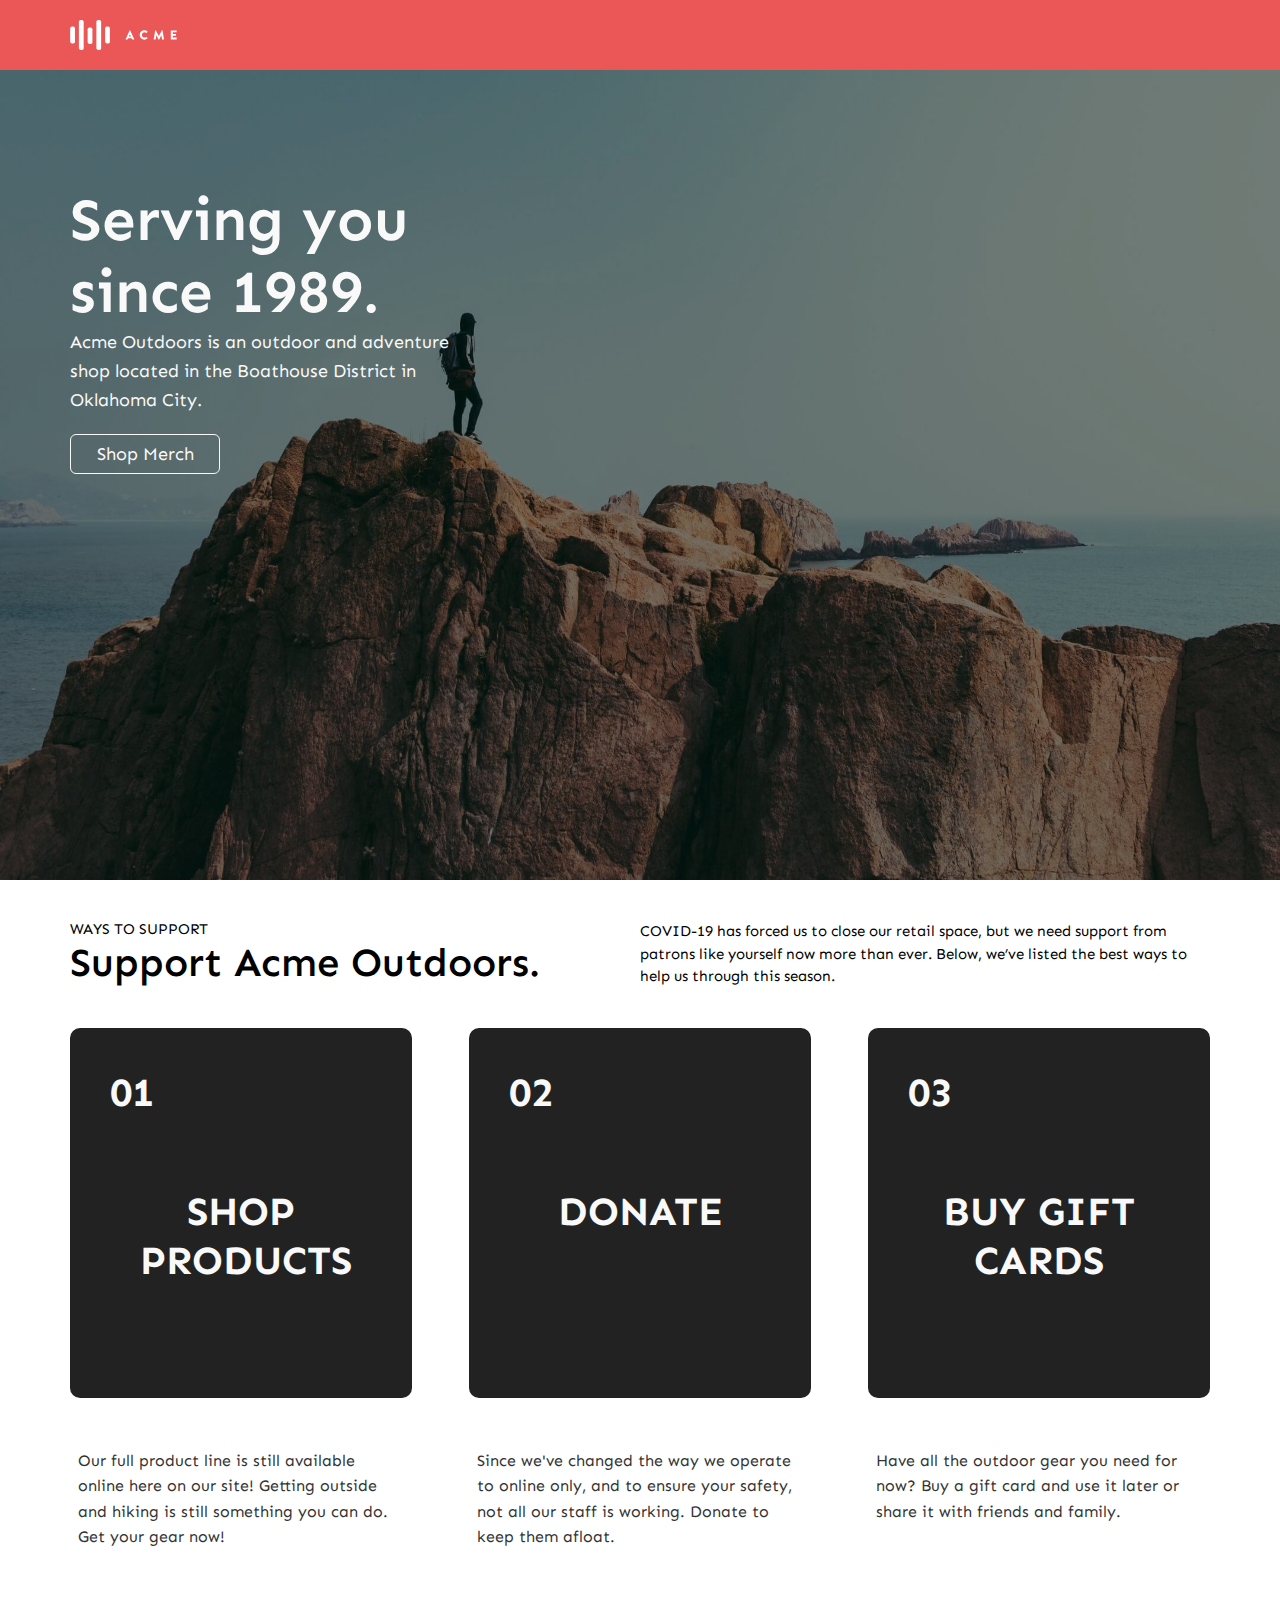
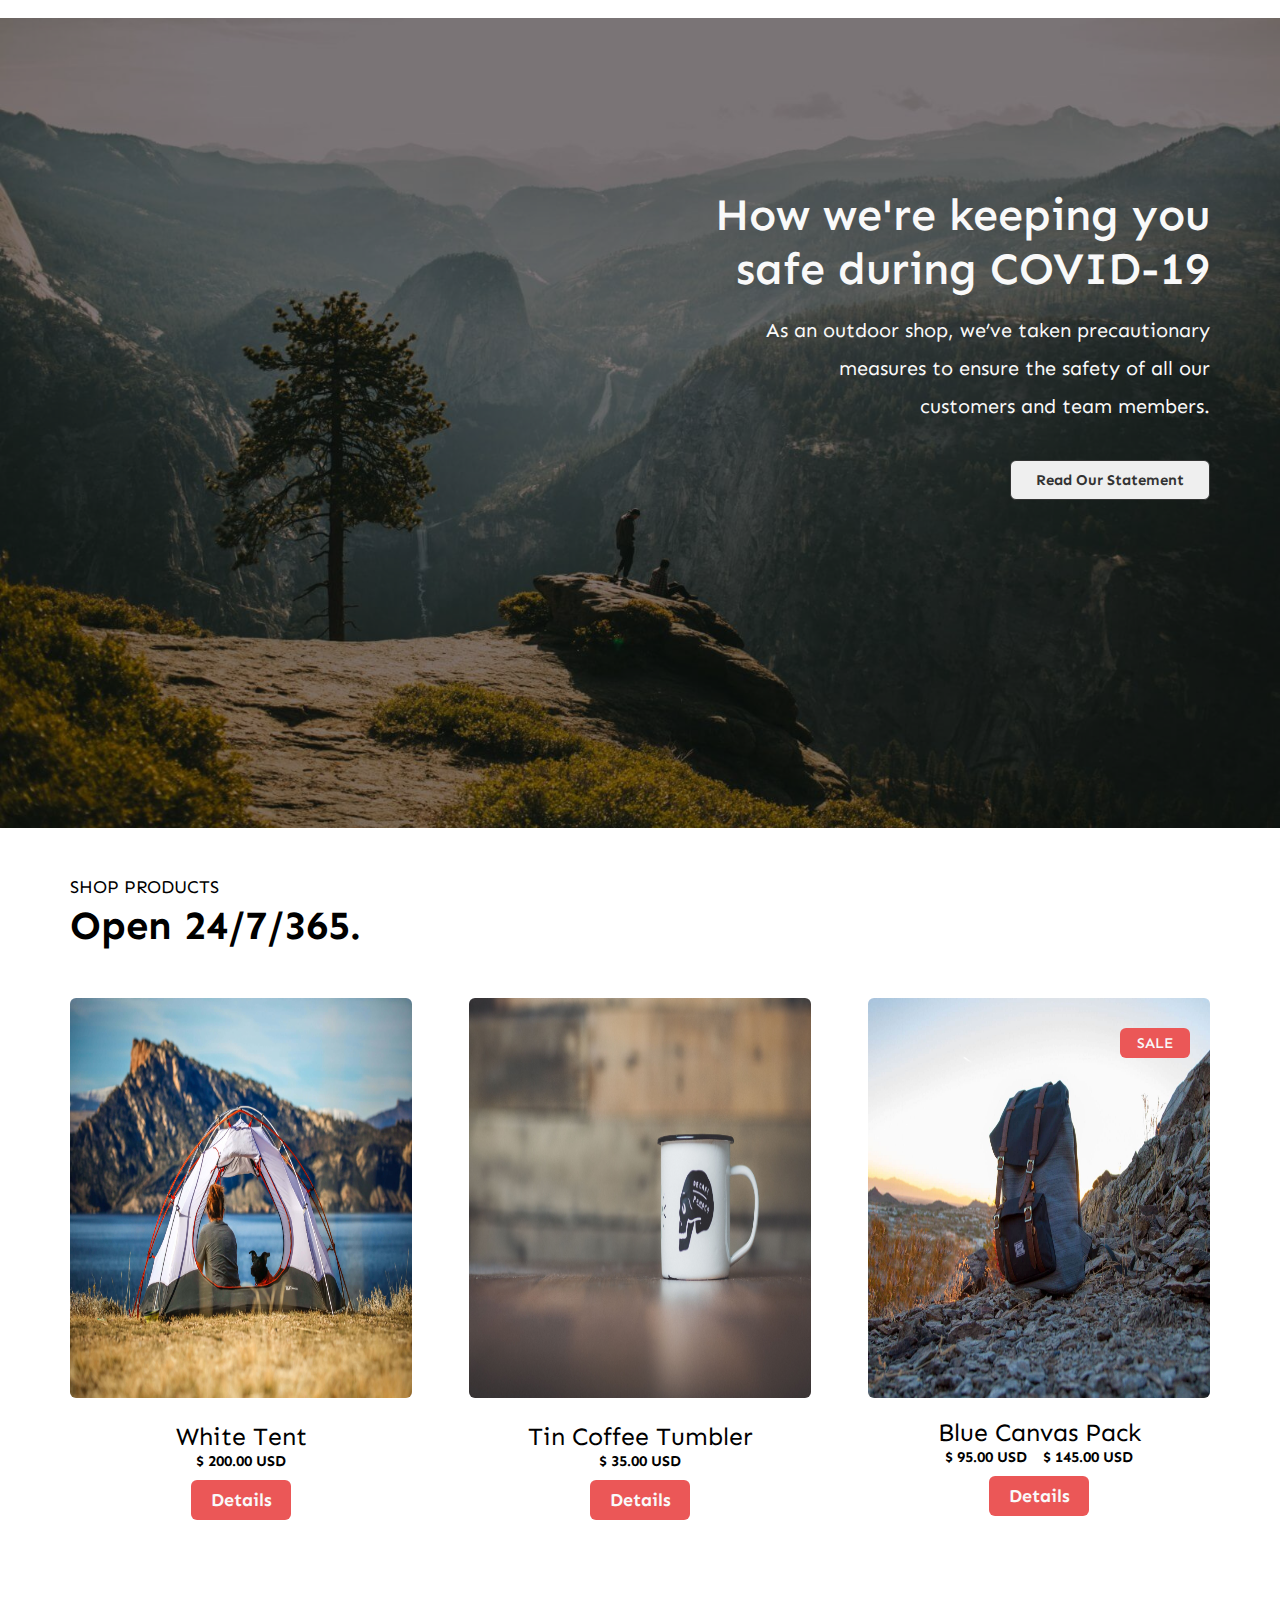
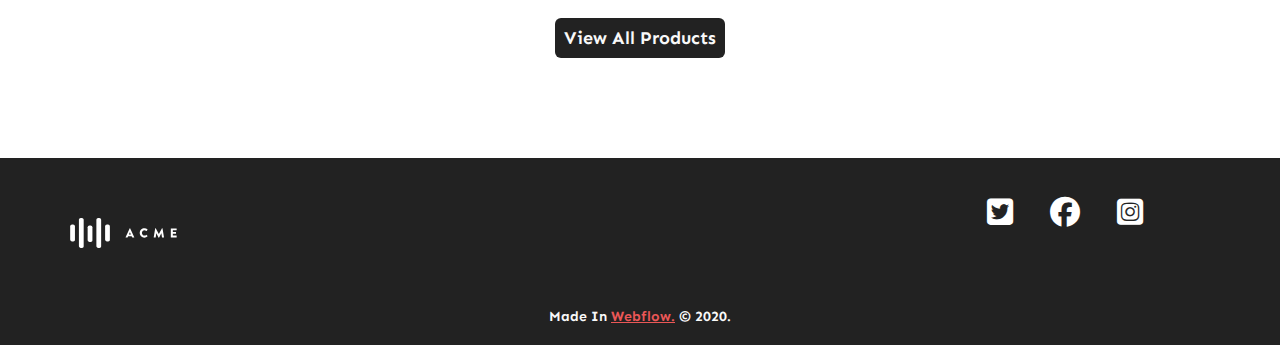
<file: index.html>
<!DOCTYPE html>
<html>
<head>
	<meta charset="utf-8">
	<meta name="viewport" content="width=device-width, initial-scale=1">
	<link rel="stylesheet" type="text/css" href="css/style.css">
	<link rel="stylesheet" type="text/css" href="css/media.css">
    <link rel="stylesheet" type="text/css" href="https://cdnjs.cloudflare.com/ajax/libs/font-awesome/6.4.0/css/all.min.css">
	<title>Biznus Temple</title>
</head>
<body>

	<!--Start header-->

 <div id="header">
 	<div class="container">
 		<div class="logo">
 			<img src="images/logo.svg">
 		</div>
 		<!-- <div class="menu">
 			<ul>
 				<li><a href="#">Home</a></li>
 				<li><a href="#">About</a></li>
 				<li><a href="#">Shop</a></li>
 				<li><a href="#">Donate</a></li>
 				<li><a href="contact.html">Contact</a></li>
 			</ul>
 		</div> -->
 	</div>
 </div>

 <!--End Header-->


<!--Start banner-->


<div class="clear"></div>

<div id="banner">
	<div class="overlay">
	 <div class="container">
          <div class="banner-box">
          	<h1>Serving you since 1989.</h1>
          	<p>Acme Outdoors is an outdoor and adventure shop located in the Boathouse District in Oklahoma City.</p>
         <button class="ban-button">
          	Shop Merch
          </button>
      </div>
      </div>
</div>
</div>
<!--End banner-->

<!--Start middle-->
 
<div id="middle">
	<div class="container">
		<div class="left-side">
			<h5>WAYS TO SUPPORT</h5>
			<h2>Support Acme Outdoors.</h2>
		</div>
		<div class="right-side">
			<p>COVID-19 has forced us to close our retail space, but we need support from patrons like yourself now more than ever. Below, we’ve listed the best ways to help us through this season.</p>
		</div>
	</div>
</div>

	<!--end middle-->

<div class="clear"></div>

<!--Strat grid-->

<div id="grid">
    <div class="grid-container">
        <div class="gbox1">
            <div class="text-box">
                <h2>01</h2>
                <h3>SHOP PRODUCTS</h3>
            </div>
            <div class="button-box">
                <p>Our full product line is still available online here on our site! Getting outside and hiking is still something you can do. Get your gear now!</p>
            </div>
        </div>
        <div class="gbox1">
            <div class="text-box">
                <h2>02</h2>
                <h3>DONATE</h3>
            </div>
            <div class="button-box">
                <p>Since we've changed the way we operate to online only, and to ensure your safety, not all our staff is working. Donate to keep them afloat.</p>
            </div>
        </div>
        <div class="gbox1">
            <div class="text-box">
                <h2>03</h2>
                <h3>BUY GIFT CARDS</h3>
            </div>
            <div class="button-box">
                <p>Have all the outdoor gear you need for now? Buy a gift card and use it later or share it with friends and family.</p>
            </div>
        </div>
    </div>
    
</div>
<!--End grid-->
	<!--Start middle2-->

	<div id="middle-2">
		<div class="overlay">
		<div class="container">
			<div class="mid2-txt">
				<h1>How we're keeping you safe during COVID-19</h1>
				<p>As an outdoor shop, we’ve taken precautionary measures to ensure the safety of all our customers and team members.</p>
				<button class="mid2-button">
          	Read Our Statement
          </button>
			</div>
		</div>
		</div>
	</div>
	<!--end middle2-->

 <div class="clear"></div>

	
<div class="clear"></div>

  <!--start middle3-->

    <div id="middle-3">
    	<div class="container">
    		<div class="mid3-text">
    		<h4>SHOP PRODUCTS</h4>
    		<h2>Open 24/7/365.</h2>
    	</div>
    	</div>
    </div>
  	<!--End middle3-->

  	<div class="clear"></div>


 <!--start Grid-2-->
   <div id="grid">
   	 <div class="grid-container">
   	 	<div class="grid2-box1">
				<div class="grid2-imgbox">
					<img src="images/grid1.jpg">
				</div>
				<div class="grid2-txtbox">
					<h3>White Tent</h3>
					<h2>$ 200.00 USD</h2>
					<a href="#"><button>Details</button></a>
				
				</div>
			</div>

			<div class="grid2-box1">
				<div class="grid2-imgbox">
					<img src="images/grid2-2.jpg">
				</div>
				<div class="grid2-txtbox">
					<h3>Tin Coffee Tumbler</h3>
					<h2>$ 35.00 USD</h2>
					<a href="#"><button>Details</button></a>
				
				</div>
			</div>

			<div class="grid2-box1">
				<div class="grid2-imgbox2">
					<img src="images/grid2-1.jpg">
                     <button class="sale-btn">SALE</button>
				</div>
				<div class="grid2-txtbox">
					<h3>Blue Canvas Pack</h3>
					<h2>$&nbsp;95.00&nbsp;USD&nbsp;&nbsp;&nbsp;&nbsp;$&nbsp;145.00&nbsp;USD</h2>
					<a href="#"><button>Details</button></a>
				</div>
			</div>
   	 </div>
   </div>
  <!--end Grid-2-->

  <div class="clear"></div>

<!--start view-products-->
 <div id="view">
	<div class="container">
			<button class="v-btn">View All Products</button>

	</div>
 </div>
<!--End view-products-->

<div class="clear"></div>

  <!--start footer-->

  <div id="footer">
    <div class="container">
              <div class="ft-logo">
                <img src="images/logo.svg">
               </div>
               <div class="social-media">
                   <a href="https://www.youtube.com/"><i class=" fa-brands fa-square-twitter"></i></a>
                   <a href="https://www.facebook.com/"><i class="fa-brands fa-facebook"></i></a>
                   <a href="https://www.instagram.com/"><i class="fa-brands fa-square-instagram"></i></a>
            </div>
            
    </div>
</div>


  <!--end footer-->

  <div class="clear"></div>

 <div class="footer-ft">
		<div class="website">
			<h3>Made In <a href="#"> Webflow.</a> © 2020.</h3>
		</div>
	</div>
</body>
</html>
</file>
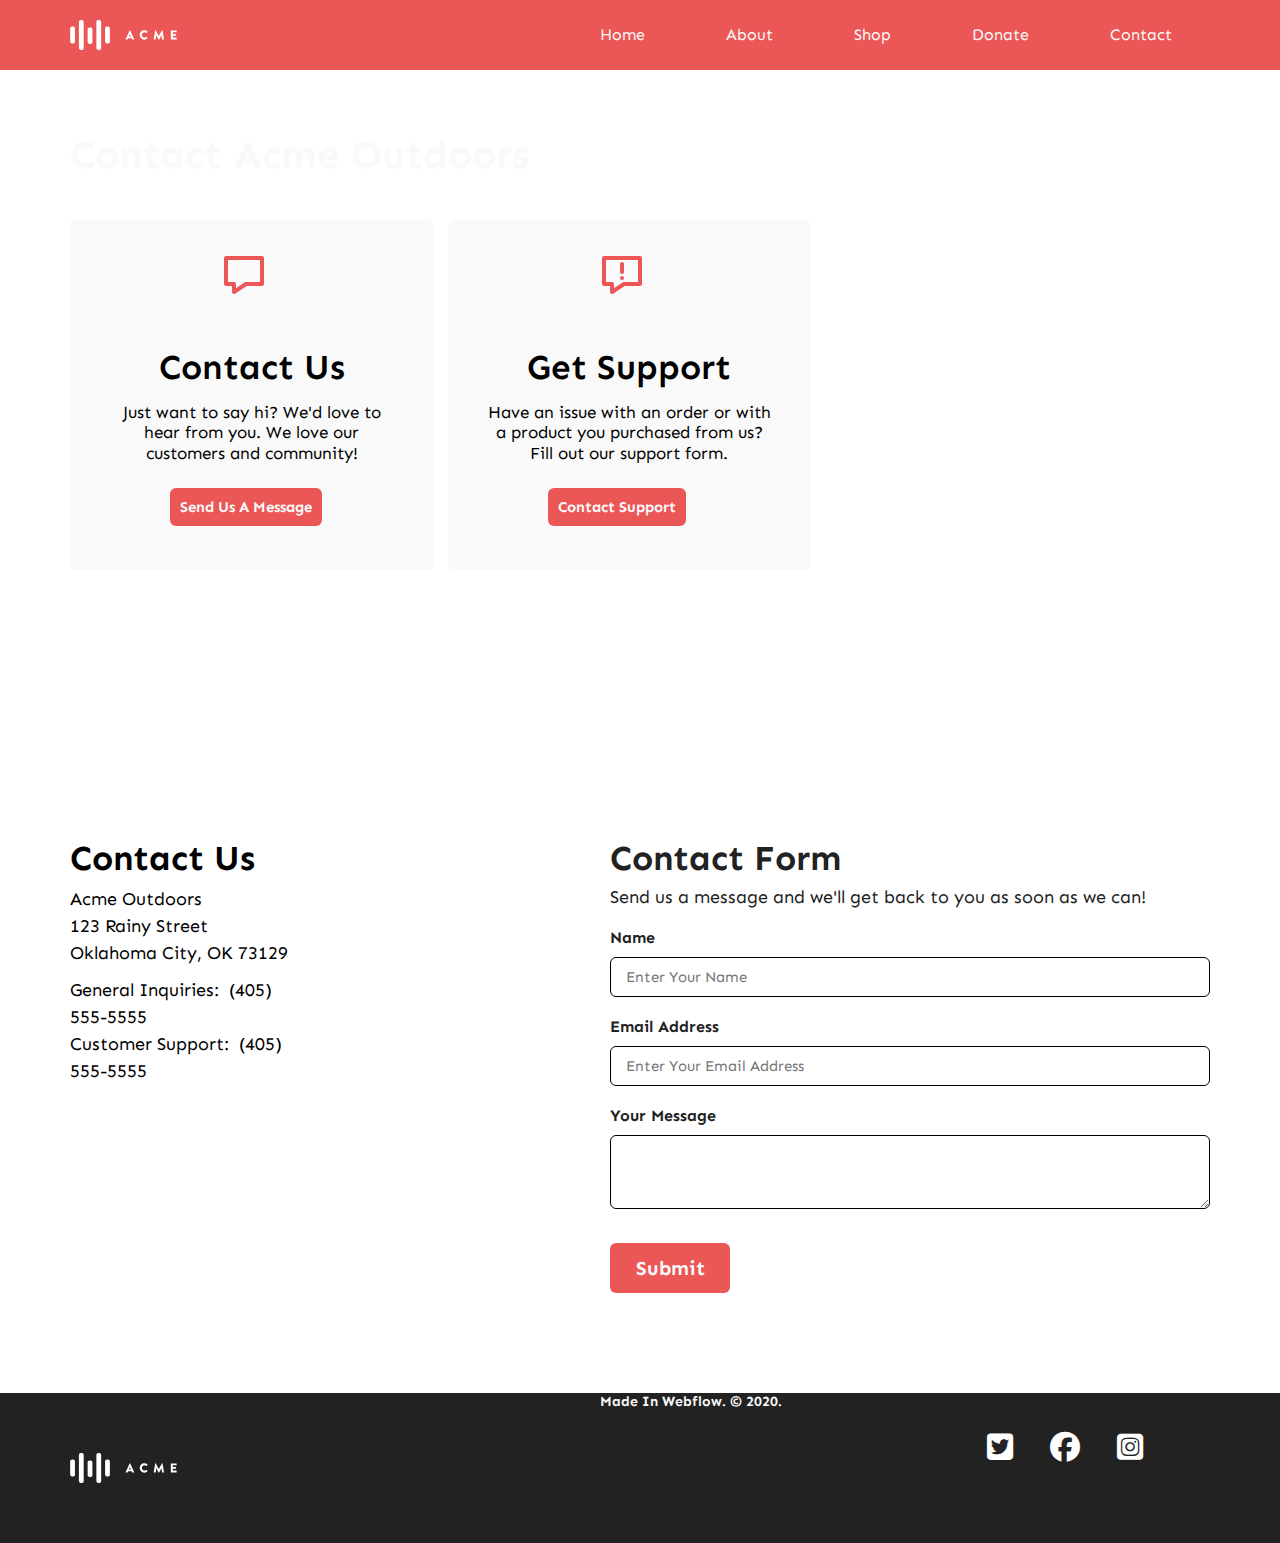
<file: contact.html>
<!DOCTYPE html>
<html>

<head>
    <meta charset="utf-8">
    <meta name="viewport" content="width=device-width, initial-scale=1">
    <link rel="stylesheet" type="text/css" href="css/style.css">
    <link rel="stylesheet" type="text/css"
        href="https://cdnjs.cloudflare.com/ajax/libs/font-awesome/6.4.0/css/all.min.css">
    <title>Biznus Temple</title>
</head>

<body>

    <!--Start header-->

    <div id="header">
        <div class="container">
            <div class="logo">
                <img src="images/logo.svg">
            </div>
            <div class="menu">
                <ul>
                    <li><a href="#">Home</a></li>
                    <li><a href="#">About</a></li>
                    <li><a href="#">Shop</a></li>
                    <li><a href="#">Donate</a></li>
                    <li><a href="#">Contact</a></li>
                </ul>
            </div>
        </div>
    </div>

    <!--End Header-->
    <div class="clear"></div>

    <!--Start contact-banner-->

    <div id="con-banner">
        <div class="container">
            <div class="contact">
                <div class="con-text">
                    <h3>Contact Acme Outdoors</h3>
                </div>
                <div class="con-box">
                    <div class="con-box1">
                        <img src="images/con-message.svg">
                        <h3>Contact Us</h3>
                        <p>Just want to say hi? We'd love to hear from you. We love our customers and community! </p>
                        <button class="conbox-btn">Send Us A Message</button>
                    </div>
                    <div class="con-box2">
                        <img src="images/con-support.svg">
                        <h3>Get Support</h3>
                        <p>Have an issue with an order or with a product you purchased from us? Fill out our support
                            form.
                        </p>
                        <button class="conbox-btn">Contact Support</button>
                    </div>
                </div>
            </div>
        </div>
    </div>

    <!--End contact-banner-->
    <div class="clear"></div>



    <!--Start contact-middle-->

    <div id="con-middle">
        <div class="container">
    
            <div class="con-mid-text">
                <h3>Contact Us</h3>
                <p>Acme Outdoors<br>
                    123 Rainy Street<br>
                    Oklahoma City, OK 73129<br>
    
                <p><strong>General Inquiries:</strong>
                    &nbsp;(405) 555-5555<br>
                    <strong>Customer Support: &nbsp(405) 555-5555
                </p>
            </div>
    
            <div class="contact-form">
                <section id="html-form">
                    <h2>Contact Form</h2>
                    <h5>Send us a message and we'll get back to you as soon as we can!</h5>
                    <form>
                        <div class="form-gap">
                            <label for="name">Name</label><br>
                            <input type="text" id="name" placeholder="Enter Your Name">
                        </div>
                        <div class="form-gap" v>
                            <label for="e-mail">Email Address</label><br>
                            <input type="email" id="e-mail" placeholder="Enter Your Email Address">
                        </div>
                        <div class="form-gap">
                            <label for="message">Your Message</label><br>
                            <textarea id="message" name="message" rows="4" cols="50" placeholder="Enter Your Message">
                                </textarea>
                        </div>
                        <button class="conbox-btnfrm">Submit</button>
                    </form>
                </section>
    
            </div>
    
        </div>
    </div>


    <!--end contact-middle-->
    <div class="clear"></div>
    <!--start footer-->

    <div id="footer">
        <div class="container">
            <div class="ft-logo">
                <img src="images/logo.svg">
            </div>
            <div class="social-media">
                <a href="https://www.youtube.com/"><i class=" fa-brands fa-square-twitter"></i></a>
                <a href="https://www.facebook.com/"><i class="fa-brands fa-facebook"></i></a>
                <a href="https://www.instagram.com/"><i class="fa-brands fa-square-instagram"></i></a>
            </div>
            <div class="website">
                <h3>Made In Webflow. © 2020.</h3>
            </div>
        </div>
    </div>
    <!--footer-->


</body>

</html>
</file>
<file: css/style.css>
@import url('https://fonts.googleapis.com/css2?family=Alkatra&family=Lato:ital,wght@0,100;0,300;0,400;1,300&family=Merriweather:ital,wght@1,900&family=Sen:wght@400;700;800&display=swap');
*{
	padding: 0;
	margin: 0;
	box-sizing: border-box;
	font-family: 'Sen', sans-serif;
}

:root{
	--bg-color-1: #222;
	--bg-color-2: #eb5757;

	--text-color-1: #f9f9f9;
	--text-color-2: #333;
	--text-color-3: #eb5757;
}

.clear{
	clear: both;
}


#header
{
	width: 100%;
	height: 70px;
	background-color: var(--bg-color-2);
}

.container{
	width: 1140px;
	margin: auto;
}

.logo{
	padding-top: 20px;
	float: left;
}

.menu {
	
	float: right;
	padding-top: 25px;	
}
.menu ul li {
	display: inline;
	margin-right: 20px;
	margin-left: 20px;
}
.menu ul li a{
	text-decoration: none;
	padding: 6px 18px;
	color: var(--text-color-1);
	border-radius: 8px;
	transition: 0.9s;
}
.menu ul li a:hover{
	background-color: var(--bg-color-1);
}


/*start banner*/
 
 .overlay{
 	width: 100%;
 	height: 100%;
 	background-color: rgba(0, 0, 0, 0.5);

 	
 }
#banner{
	width: 100%;
	height: 90vh;
	background-image: url(../images/banner.jpg);
	background-size: 100% 100%;
}

.banner-box{
	padding-top: 10%;
	width:35%;	
}
.banner-box h1{
	font-size: 60px;
	color: var(--text-color-1);
	font-weight: 600;
}
.banner-box p{
	font-size: 18px;
	color: var(--text-color-1);
	font-weight: 100;
	line-height: 1.6;
}
.ban-button{
	width: 150px;
	height: 40px;
	font-size: 18px;
	margin-top: 20px;
	color: var(--text-color-1);
	background-color: transparent;
	border-radius: 6px;
	border: 1px solid currentColor;
}

/*start middle*/

#middle{
	width: 100%;
	height: auto;
	padding-top: 40px;
	
}
.left-side{
	float: left;
	width: 50%;
}
.right-side{
	float: right;
	width: 50%;
}

.left-side h5{
	font-size: 15px;
	font-weight: 100;
}
.left-side h2{
	font-size: 40px;
	font-weight: 550;
}
.right-side p{
	font-size: 15px;
	font-weight: 100;
	line-height: 1.5;
}

/*start middle-2*/

#middle-2{
	width: 100%;
	height: 90vh;
	background-image: url(../images/middle-2.jpg);
	background-size: 100% 100%;
	margin-top: 130px;   
}

.mid2-txt{
	
	float: right;
	width: 45%;
	text-align: right;
	margin-top: 150px;
}

.mid2-txt h1{
	color: var(--text-color-1);
	font-size: 45px;
	font-weight: 550;
	line-height: 1.2;
	padding-bottom: 5px;
	margin-top: 20px;
    margin-bottom: 10px;
}

.mid2-txt p{
	color: var(--text-color-1);
	font-size: 20px;
	font-weight: 200;
	line-height: 1.9;
	margin-bottom: 25px;
	margin-left: 10%;
}

.mid2-button{
	width: 200px;
	height: 40px;
	font-size: 15px;
	font-weight: 700;
	margin-top: 10px;
	color: var(--text-color-2);
	border-radius: 6px;
	border: 1px solid currentColor;
}

/**start gris**/

#grid{
	width: 100%;
	height: 500px;
	background-color: white;
    padding-bottom: 150px;
	padding-top: 40px;
	
}

.grid-container{
	width: 1140px;
	margin: auto;
	display: grid;
	grid-template-columns: 30% 30% 30%;
	justify-content: space-between;
}
.gbox1{
	width: 100%;

	
}

.text-box{
	width: 100%;
	height: 370px;
	color: var(--text-color-1);
	background-color:var(--bg-color-1);
	padding:20px 20px;
	border-radius: 10px;
}

.button-box{
	width: 95%;
	height: 200px;
	padding-top: 50px;
	margin-left: 08px;
	color: var(--text-color-2);
	font-size: 16px;
	font-weight: 150;
	line-height: 1.6;
	text-align: center;

}

.text-box h2{
	font-size: 40px;
	font-weight: 700;
	padding: 20px 20px;
}

.text-box h3{
	font-size: 40px;
	font-weight: 700;
	padding: 50px 50px;
	text-align: center;

}
.text-box img{
	
  margin-left: 85%;
  margin-right: auto;
  width: 60%;
}
.button-box p{
	text-align: left;
}

/**start middle3**/

#middle-3{
	width: 100%;
	height: 130px;
    padding-top: 50px;
}

.mid3-text h4{
	font-size: 18px;
	font-weight: 100;
	line-height: 1;
    text-align: left;
}

.mid3-text h2{
	font-size: 40px;
	font-weight: 700;
	line-height: 1.5;
}

/**start Grid-2**/

.grid2-box1{
	height: 450px;
	width: 100%;	
	
}

.grid2-imgbox img{
	height: 400px;
	width: 100%;
	border-radius: 6px;
}

.grid2-txtbox{
	background-color: white;
	text-align: center;
	padding-top: 20px;
}

.grid2-txtbox h3{
	font-size: 25px;
	font-weight:50;
	text-align: center;
}

.grid2-txtbox h2{
	font-size: 15px;
	font-weight: 700;
	text-align: center;
}

.grid2-txtbox button{
	width: 100px;
	height: 40px;
	font-size: 18px;
	font-weight: 700;
	margin-top: 10px;
	color: var(--text-color-1);
	background-color: var(--bg-color-2);
	border-radius: 6px;
	border-width: 0px;
	cursor: pointer;
	
}

.grid2-txtbox button:hover{
	background-color: var(--bg-color-1);
	transition: 0.5s;
}

.grid2-imgbox2{
    height: 400px;
	width: 100%;
    position: relative;
	
}
.grid2-imgbox2 img{
    height: 400px;
	width: 100%;
    position: absolute;
	border-radius: 6px;

}
.sale-btn{
    width: 70px;
	height: 30px;
	font-size: 15px;
	font-weight: 500;
	margin-top: 10px;
	color: var(--text-color-1);
	background-color: var(--bg-color-2);
	border-radius: 6px;
	border-width: 0px;
	cursor: pointer;
    position: absolute;
    top: 20px;
    right: 20px;
}




/**view-product**/
#view{
	width: 100%;
	height: auto;
	padding-top: 150px;
	text-align: center;
	 
}

.v-btn{
	width: 170px;
	height: 40px;
	font-size: 18px;
	font-weight: 700;
	margin-top: 10px;
	color: var(--text-color-1);
	background-color: var(--bg-color-1);
	border-radius: 6px;
	border-width: 0px;
	cursor: pointer;
}

.v-btn:hover{
	background-color: #eb5757;
	transition: 0.5s;

}
/**start footer**/


#footer{
    width: 100%;
	height: 150px;
	background-color: var(--bg-color-1);
    margin-top: 100px;
}

.social-media{
	margin-right: 50px;
	height: 80px;
	text-align: center;
	padding-top: 50px;
    float: right;


}

.social-media i{
	color: white;
	width: 60px;
	height: 20px;
	line-height: 1px;
	font-size: 30px;
}

.ft-logo{
    padding-top: 60px;
	float: left;
    width: 30%;
}

.footer-ft{
	width: 100%;
	height: auto;
}
.website{
text-align: center;
background-color: #222;
color: var(--text-color-1);
font-size: 12px;
padding-bottom: 20px;
}

.website a{
	color:#eb5757;
} 

/**start contact-banner page**/

#con-banner{
	width: 100%;
	height: auto;
	background-image: url("../images/contact.jpg");
}

.contact{
	float: left;
	width: 100%;
	height: auto;
}
.con-text{
	width: 65%;
	height: 150px;
}
.con-text h3{
	padding-top: 60px;
	color: #f9f9f9;
	font-size: 40px;
	font-weight: 700;
	padding-bottom: 20px;
}

.con-box
{
	width: 65%;
	height: 600px;
	
}
.con-box1{
	width: 49%;
	height: 350px;
	background-color: #f9f9f9;
	float: left;
	border-radius: 6px;
}

.con-box1 h3{
	color:black;
	text-align: center;
	line-height: 2;
	font-size: 35px;
	font-weight: 600;
	padding-top: 30px;
}

.con-box1 img{
	padding-left: 150px;
	padding-top: 30px;
}

.con-box1 p{
	text-align: center;
	font-size: 17px;
	font-weight: 100;
	line-height: 1.2;
	margin-bottom: 25px;
	margin-left: 35px;
	margin-right: 35px;
	margin-top: 0px;
}

.conbox-btn{
	margin-left: 100px;
	font-size: 15px;
	font-weight: 700;
	padding: 10px;
	border-radius: 6px;
	background-color: var(--bg-color-2);
	color: var(--text-color-1);
	border: 0;

	
}
.con-box2{
	width: 49%;
	height: 350px;
	background-color: #f9f9f9;
	float: right;
	border-radius: 6px;
}
.con-box2 h3{
	color:black;
	text-align: center;
	line-height: 2;
	font-size: 35px;
	font-weight: 600;
	padding-top: 30px;
}
.con-box2 img{
	padding-left: 150px;
	padding-top: 30px;
}
.con-box2 p{
	text-align: center;
	font-size: 17px;
	font-weight: 100;
	line-height: 1.2;
	margin-bottom: 25px;
	margin-left: 35px;
	margin-right: 35px;
	margin-top: 0px;
}

.cont-image{
	width: 49%;
	height: 350px;
	background-color: #f9f9f9;
	border-radius: 6px;
}
.cont-image img{
	width: 49%;
	height: 350px;
	background-color: #f9f9f9;
	float: right;
	border-radius: 6px;
}

#con-middle
{
	width: 100%;
	height: auto;
	
}
.con-mid-text{
	float: left;
	width: 20%;
}
.contact-form{
	float: right;
	width: 600px;
	padding-right: 50px;
}

/**start contact-form**/

.con-mid-text h3{
	margin-top: 20px;
    margin-bottom: 10px;
	font-size: 35px;
	font-weight: 700;
	line-height: 36px;

}

.con-mid-text p{
	font-size: 18px;
	font-weight: 200;
	line-height: 1.5;
	margin-bottom: 10px;
}
#html-form{
	width: 600px;
	height: auto;
	color:#222;
	margin-right: 50%;

}
.contact-form h2{
	margin-top: 20px;
    margin-bottom: 10px;
	font-size: 35px;
	font-weight: 700;
	line-height: 36px;
}
.contact-form h5{
	font-size: 18px;
	font-weight: 200;
}

.form-gap{
	margin-top: 20px;
	border-radius: 6px;
}

.contact-form h2{
	text-align:left
}

input[type="text"]{
	width: 100%;
	height: 40px;
	padding-left: 15px;
	font-size: 15px;
	border: 1px solid black;
	border-radius: 6px;
	margin-top: 10px;
}

input[type="email"]{
	width: 100%;
	height: 40px;
	padding-left: 15px;
	font-size: 15px;
	border: 1px solid black;
	border-radius: 6px;
	margin-top: 10px;
}

textarea{
	width: 100%;
	padding-left: 15px;
	font-size: 15px;
	border: 1px solid black;
	border-radius: 6px;
	margin-top: 10px;
}

.conbox-btnfrm{
	margin-top: 30px;
	font-size:20px;
	font-weight: 700;
	padding: 10px;
	border-radius: 6px;
	background-color: var(--bg-color-2);
	color: var(--text-color-1);
	border: 0;
	height:50px;
	width:120px;
	
}
</file>
<file: css/media.css>
/** Start (max-width:376px)**/

@media(max-width:376px) {
  .container {
    width: 90%;
    margin: auto;
  }

  .logo {
    float: none;
  }

  #banner {
    height: 60vh;
    width: 100%;
  }

  .banner-box {
    padding-top: 10%;
    width: 100%;
  }

  .banner-box h1 {
    font-size: 50px;
  }

  .banner-box p {
    font-size: 15px;
  }

  #middle {
    padding-top: 30px;
    padding-bottom: 40px;
  }

  .left-side {
    width: 100%;
    float: none;
  }

  .right-side {
    float: none;
    width: 100%;
  }

  #grid {
    height: auto;
    padding-bottom: 0px;
  }

  .grid-container {
    width: 90%;
    grid-template-columns: auto;
  }

  .gbox1 {
    height: auto;
  }

  .text-box h3{
    text-align: center;
    padding: 0;
    padding-top: 50px;
  }
  .button-box p {
    text-align: center;
  }

  .button-box {
    width: 90%;
    height: auto;
    padding-top: 20px;
    padding-bottom: 25px;

  }

  .button-box p {
    text-align: center;
  }

  #middle-2 {
    margin-top: 30px;
    height: auto;
  }

  .mid2-txt {
    padding-top: 20px;
    float: none;
    width: 100%;
    text-align: right
  }

  .mid2-txt h1 {
    margin-top: 0;
    font-size: 35px;

  }

  .mid2-txt p {
    font-size: 18px;
    font-weight: 150;
    line-height: 1.6;

  }

  .mid2-button {
    margin-bottom: 20px;
  }

  #middle-3 {
    height: auto;
    margin-bottom: 30px;
    padding-top: 30px
  }

  .mid3-text h2 {
    font-size: 35px;
  }

  .grid2-box1 {
    height: auto;
  }

  .grid2-txtbox {
    margin: 20px;
    padding-top: 0px;
  }

  #footer {
    margin-top: 35px;
    padding-top: 35px;

    text-align: center;
    height: auto;
  }

 
  .ft-logo {
    padding-top: 35px;
    width: 20%;
    text-align: center;
  }

  .social-media {
    width: 63% !important;
    margin-right: 2px;
  }

  .footer-ft {
    height: auto;
  }
  .website {
    padding: 20px;
  }

}


/** start(max-width:578px)**/


@media(max-width:579px) {

  .container {
    width: 90%;
    margin: auto;
    height: auto;
  }

  .logo {
    float: none;
  }

  #banner {
    height: auto;
    width:100%;
  }

  .banner-box{
    width: 100%;
    text-align: center;
  }
  .banner-box h1{
    font-size: 50px;
    width: 100%;
  }

  .ban-button{
    width: 125px;
    height: 34px;
    margin-bottom: 20px;
  margin: 30px;
  }
  .banner-box p{
    font-size: 20px;
  }


  .left-side h2{
    font-size: 40px;
  }

  .left-side h5{
    font-size: 25px;
  }
  .right-side p{
    font-size: 18px;
  }

  #grid {
    height: auto;
    padding-bottom: 0px;
  }

  .grid-container {
    width: 90%;
    display: flex;
    flex-direction: column;
  }

  .gbox1 {
    height: auto;
    padding-bottom: 20px;
  }
  .text-box{
    height: 400px;
    padding-right:50px;

  }
  
  .button-box{
    height: auto;
    padding-top: 26px
  }
  .button-box p{
    font-size: 22px;
    text-align: center;
  }
  .text-box h3{
    margin: 0px 50px 50px 50px;

  }
  #middle-2{
    height: auto;
    width: 100%;
    margin-top: 0px;

  }
  #middle-2 .overlay{
    padding-top: 20px;
    padding-bottom: 30px;
  }
  .mid2-txt{
    float: none;
    width: 90%;
    margin-top: 20px;
  }

  .mid2-txt p{
    font-size: 25px;
    line-height: 1.5;
  }

  .mid2-button{
    width: 225px;
    height: 55px;
    font-size: 18px;
  }
  #middle-3 {
    height: auto;
    margin-bottom: 0px;
    text-align: center;


  }
  .mid3-text{
  }
  .mid3-text h4{
    font-size: 25px;
    text-align: center;

  }
  .mid3-text h2{
    font-size: 45px;
  }
  .grid2-box1 {
    height: auto;
  }

  .grid2-txtbox {
    margin: 20px;
    padding-top: 0px;
  }

  #view{
    padding-top: 50px;
  }
  .v-btn{
    /* margin-left: 35%; */
    
  }

  #footer {
    margin-top: 35px;
    height: 147px;
    width: 100%;
  }

  .ft-logo {
    padding-top: 35px;
    width: 35%;
    float: left;
  }

  .social-media {
    width: 45%;
    padding-top: 42px;
    margin:2px;
    height: auto;
  }


  .website {
    padding: 20px;

}
}
/** End(max-width:578px)**/

@media(max-width:768px) {
  .container{
    width: 90% !important;
  }

  .banner-box{
    padding-top:25% ;
    width: 80%;
    margin: auto;
  }
  .grid-container{
    width: 90%;
    grid-template-columns: 32% 32% 32%;
  }
  .text-box h3{
    width: 90%;
    font-size: 30px;
    padding: 80px 12px;
  }
  .mid2-txt{
    margin-top: 100px;
    width: 70%;
  }
}
</file>
